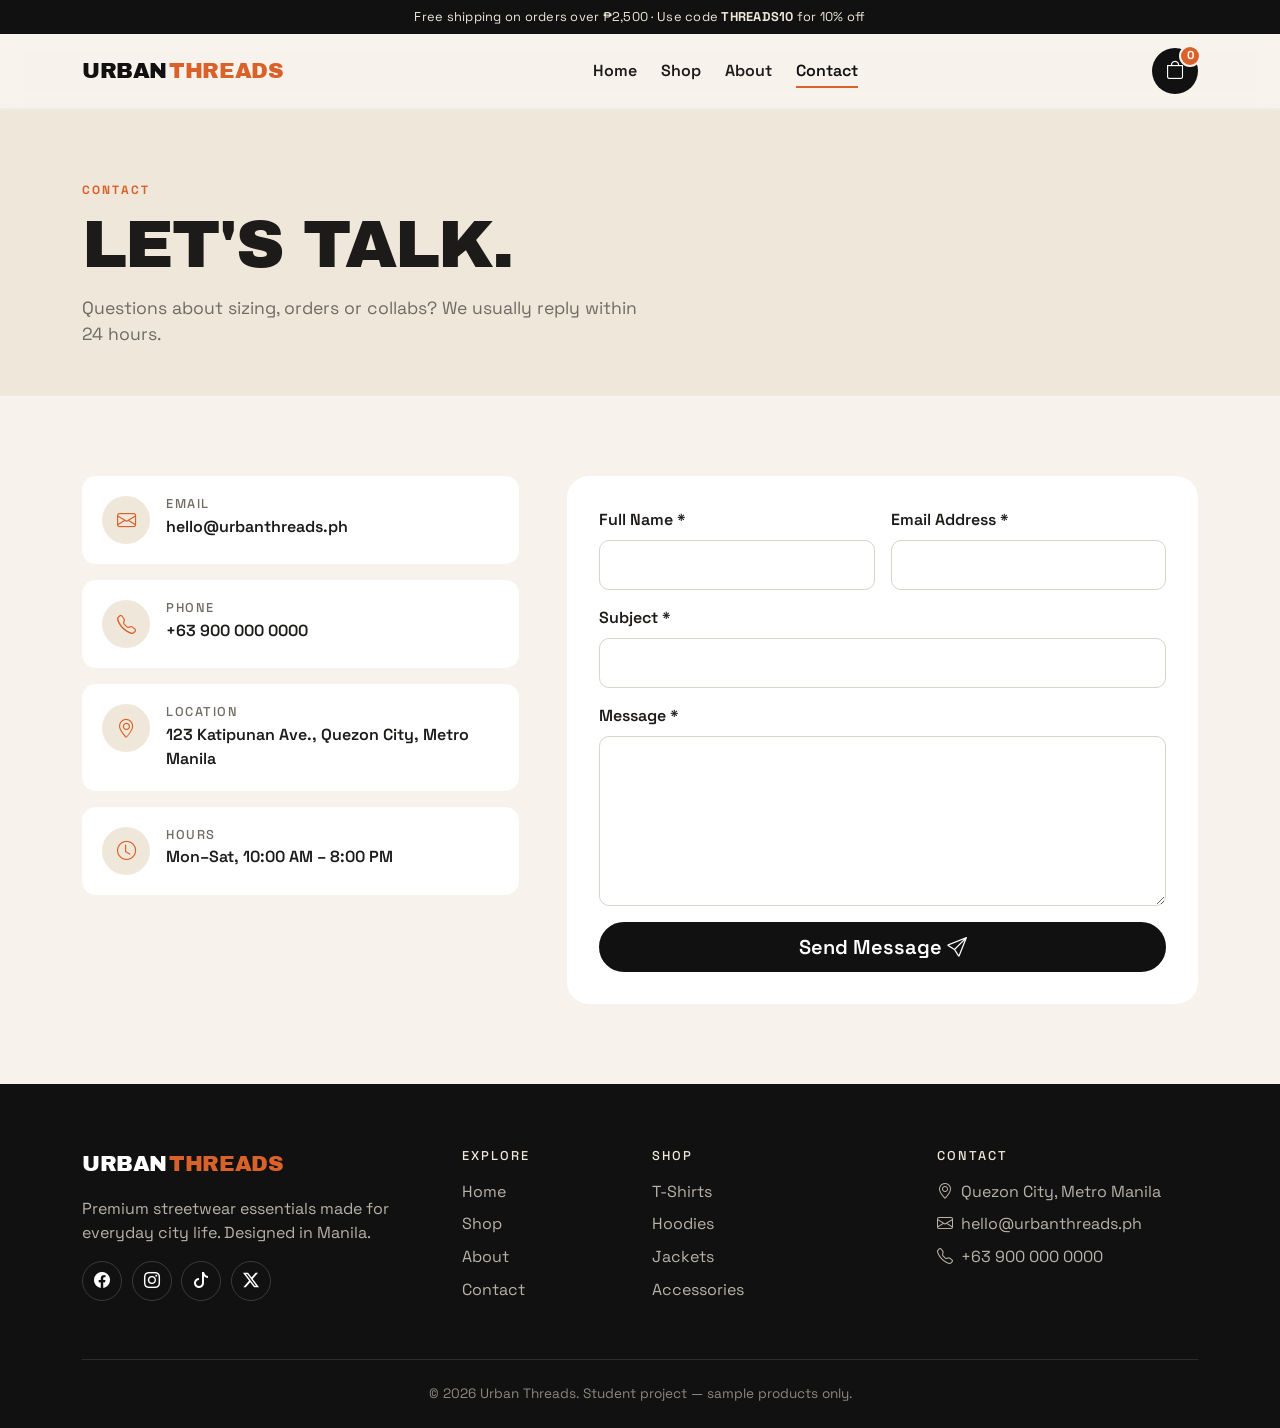
<file: pages/contact.html>
<!DOCTYPE html>
<html lang="en">
<head>
  <meta charset="UTF-8">
  <meta name="viewport" content="width=device-width, initial-scale=1.0">
  <title>Contact – Urban Threads</title>
  <meta name="description" content="Get in touch with Urban Threads for orders, sizing and collaborations.">
  <link rel="preconnect" href="https://fonts.googleapis.com">
  <link href="https://fonts.googleapis.com/css2?family=Archivo+Black&family=Space+Grotesk:wght@400;500;600;700&display=swap" rel="stylesheet">
  <link href="https://cdn.jsdelivr.net/npm/bootstrap@5.3.3/dist/css/bootstrap.min.css" rel="stylesheet">
  <link href="https://cdn.jsdelivr.net/npm/bootstrap-icons@1.11.3/font/bootstrap-icons.min.css" rel="stylesheet">
  <link href="../assets/css/style.css" rel="stylesheet">
</head>
<body>
  <a class="visually-hidden-focusable skip-link" href="#main">Skip to content</a>
  <div class="announce">Free shipping on orders over ₱2,500 · Use code <strong>THREADS10</strong> for 10% off</div>
  <header class="sticky-top">
    <nav class="navbar navbar-expand-lg site-nav" aria-label="Main navigation">
      <div class="container">
        <a class="navbar-brand brand" href="../index.html">URBAN<span>THREADS</span></a>
        <div class="d-flex align-items-center order-lg-last gap-2">
          <button class="btn cart-btn" type="button" data-bs-toggle="offcanvas" data-bs-target="#cartPanel" aria-controls="cartPanel" aria-label="Open shopping cart">
            <i class="bi bi-bag"></i><span class="cart-count" data-cart-count>0</span>
          </button>
          <button class="navbar-toggler" type="button" data-bs-toggle="collapse" data-bs-target="#mainNav" aria-controls="mainNav" aria-expanded="false" aria-label="Toggle navigation">
            <span class="navbar-toggler-icon"></span>
          </button>
        </div>
        <div class="collapse navbar-collapse" id="mainNav">
          <ul class="navbar-nav mx-auto gap-lg-3"><li class="nav-item"><a class="nav-link" href="../index.html">Home</a></li><li class="nav-item"><a class="nav-link" href="shop.html">Shop</a></li><li class="nav-item"><a class="nav-link" href="about.html">About</a></li><li class="nav-item"><a class="nav-link active" aria-current="page" href="contact.html">Contact</a></li></ul>
        </div>
      </div>
    </nav>
  </header>
  <main id="main">

    <section class="page-hero">
      <div class="container">
        <p class="eyebrow">Contact</p>
        <h1 class="page-title">LET'S TALK.</h1>
        <p class="page-sub">Questions about sizing, orders or collabs? We usually reply within 24 hours.</p>
      </div>
    </section>
    <section class="section">
      <div class="container">
        <div class="row g-5">
          <div class="col-lg-5">
            <div class="contact-item"><i class="bi bi-envelope"></i><div><h2>Email</h2><p>hello@urbanthreads.ph</p></div></div>
            <div class="contact-item"><i class="bi bi-telephone"></i><div><h2>Phone</h2><p>+63 900 000 0000</p></div></div>
            <div class="contact-item"><i class="bi bi-geo-alt"></i><div><h2>Location</h2><p>123 Katipunan Ave., Quezon City, Metro Manila</p></div></div>
            <div class="contact-item"><i class="bi bi-clock"></i><div><h2>Hours</h2><p>Mon–Sat, 10:00 AM – 8:00 PM</p></div></div>
          </div>
          <div class="col-lg-7">
            <form id="contactForm" class="contact-form" novalidate>
              <div id="formAlert" class="alert d-none" role="alert"></div>
              <div class="row g-3">
                <div class="col-md-6">
                  <label for="fullName" class="form-label">Full Name <span aria-hidden="true">*</span></label>
                  <input type="text" id="fullName" name="fullName" class="form-control" required autocomplete="name">
                  <div class="invalid-feedback">Please enter your full name (at least 2 characters).</div>
                </div>
                <div class="col-md-6">
                  <label for="email" class="form-label">Email Address <span aria-hidden="true">*</span></label>
                  <input type="email" id="email" name="email" class="form-control" required autocomplete="email">
                  <div class="invalid-feedback">Please enter a valid email address.</div>
                </div>
                <div class="col-12">
                  <label for="subject" class="form-label">Subject <span aria-hidden="true">*</span></label>
                  <input type="text" id="subject" name="subject" class="form-control" required>
                  <div class="invalid-feedback">Please enter a subject.</div>
                </div>
                <div class="col-12">
                  <label for="message" class="form-label">Message <span aria-hidden="true">*</span></label>
                  <textarea id="message" name="message" class="form-control" rows="6" required></textarea>
                  <div class="invalid-feedback">Please enter a message (at least 10 characters).</div>
                </div>
                <div class="col-12"><button type="submit" class="btn btn-brand btn-lg w-100">Send Message <i class="bi bi-send"></i></button></div>
              </div>
            </form>
          </div>
        </div>
      </div>
    </section>

  </main>
  <footer class="site-footer">
    <div class="container">
      <div class="row g-4">
        <div class="col-lg-4">
          <a class="brand brand-light" href="../index.html">URBAN<span>THREADS</span></a>
          <p class="mt-3 footer-muted">Premium streetwear essentials made for everyday city life. Designed in Manila.</p>
          <div class="socials">
            <a href="https://facebook.com" target="_blank" rel="noopener" aria-label="Facebook"><i class="bi bi-facebook"></i></a>
            <a href="https://instagram.com" target="_blank" rel="noopener" aria-label="Instagram"><i class="bi bi-instagram"></i></a>
            <a href="https://tiktok.com" target="_blank" rel="noopener" aria-label="TikTok"><i class="bi bi-tiktok"></i></a>
            <a href="https://x.com" target="_blank" rel="noopener" aria-label="X"><i class="bi bi-twitter-x"></i></a>
          </div>
        </div>
        <div class="col-6 col-lg-2">
          <h3 class="footer-title">Explore</h3>
          <ul class="footer-links">
            <li><a href="../index.html">Home</a></li><li><a href="shop.html">Shop</a></li>
            <li><a href="about.html">About</a></li><li><a href="contact.html">Contact</a></li>
          </ul>
        </div>
        <div class="col-6 col-lg-3">
          <h3 class="footer-title">Shop</h3>
          <ul class="footer-links">
            <li><a href="shop.html?category=T-Shirts">T-Shirts</a></li><li><a href="shop.html?category=Hoodies">Hoodies</a></li>
            <li><a href="shop.html?category=Jackets">Jackets</a></li><li><a href="shop.html?category=Accessories">Accessories</a></li>
          </ul>
        </div>
        <div class="col-lg-3">
          <h3 class="footer-title">Contact</h3>
          <ul class="footer-links footer-muted">
            <li><i class="bi bi-geo-alt me-2"></i>Quezon City, Metro Manila</li>
            <li><i class="bi bi-envelope me-2"></i>hello@urbanthreads.ph</li>
            <li><i class="bi bi-telephone me-2"></i>+63 900 000 0000</li>
          </ul>
        </div>
      </div>
      <div class="footer-bottom">© <span data-year></span> Urban Threads. Student project — sample products only.</div>
    </div>
  </footer>

  <!-- Shopping cart panel -->
  <div class="offcanvas offcanvas-end cart-panel" tabindex="-1" id="cartPanel" aria-labelledby="cartTitle">
    <div class="offcanvas-header">
      <h2 class="offcanvas-title h5" id="cartTitle">Your Cart</h2>
      <button type="button" class="btn-close" data-bs-dismiss="offcanvas" aria-label="Close cart"></button>
    </div>
    <div class="offcanvas-body d-flex flex-column">
      <div id="cartItems" class="flex-grow-1"></div>
      <div id="cartSummary" class="cart-summary"></div>
    </div>
  </div>

  <!-- Product details modal -->
  <div class="modal fade" id="productModal" tabindex="-1" aria-labelledby="productModalTitle" aria-hidden="true">
    <div class="modal-dialog modal-lg modal-dialog-centered">
      <div class="modal-content product-modal">
        <div class="modal-body p-0" id="productModalBody"></div>
      </div>
    </div>
  </div>

  <div class="toast-container position-fixed bottom-0 end-0 p-3">
    <div id="cartToast" class="toast app-toast" role="status" aria-live="polite" aria-atomic="true">
      <div class="toast-body d-flex align-items-center gap-2"><i class="bi bi-check-circle-fill"></i><span id="cartToastText">Added to cart</span></div>
    </div>
  </div>

  <script src="https://cdn.jsdelivr.net/npm/bootstrap@5.3.3/dist/js/bootstrap.bundle.min.js"></script>
  <script src="../assets/js/script.js"></script>
</body>
</html>
</file>
<file: assets/css/style.css>
/* ===== Urban Threads design tokens ===== */
:root {
  --ut-black: #111111;
  --ut-ink: #1d1b19;
  --ut-white: #ffffff;
  --ut-beige: #efe7da;
  --ut-sand: #f7f3ec;
  --ut-gray: #ebebe8;
  --ut-muted: #6f6a63;
  --ut-accent: #d9622b;
  --ut-accent-dark: #b44d1e;
  --ut-brown: #5a3e2b;
  --ut-radius: 14px;
  --ut-radius-pill: 999px;
  --ut-shadow: 0 18px 40px -20px rgba(17, 17, 17, 0.35);
  --ut-font-display: "Archivo Black", "Arial Black", sans-serif;
  --ut-font-body: "Space Grotesk", system-ui, sans-serif;
}

body { font-family: var(--ut-font-body); color: var(--ut-ink); background: var(--ut-sand); }
img { max-width: 100%; display: block; }
a { color: inherit; }
:focus-visible { outline: 3px solid var(--ut-accent) !important; outline-offset: 3px; box-shadow: none !important; }
.skip-link { position: absolute; left: 1rem; top: 1rem; z-index: 2000; background: var(--ut-black); color: var(--ut-white); padding: .5rem 1rem; border-radius: 8px; }

/* ===== Header ===== */
.announce { background: var(--ut-black); color: var(--ut-beige); text-align: center; font-size: .8rem; padding: .45rem 1rem; letter-spacing: .02em; }
.site-nav { background: rgba(247, 243, 236, .92); backdrop-filter: blur(10px); border-bottom: 1px solid var(--ut-gray); padding: .9rem 0; }
.brand { font-family: var(--ut-font-display); font-size: 1.35rem; letter-spacing: -.02em; text-decoration: none; color: var(--ut-black); }
.brand span { color: var(--ut-accent); margin-left: .15rem; }
.brand-light { color: var(--ut-white); }
.site-nav .nav-link { font-weight: 600; color: var(--ut-ink); position: relative; padding: .5rem .25rem !important; }
.site-nav .nav-link::after { content: ""; position: absolute; left: .25rem; right: .25rem; bottom: .2rem; height: 2px; background: var(--ut-accent); transform: scaleX(0); transition: transform .25s ease; }
.site-nav .nav-link:hover::after, .site-nav .nav-link.active::after { transform: scaleX(1); }
.site-nav .nav-link.active { color: var(--ut-black); }
.cart-btn { position: relative; width: 46px; height: 46px; border-radius: 50%; background: var(--ut-black); color: var(--ut-white); font-size: 1.15rem; display: grid; place-items: center; transition: background .2s, transform .2s; }
.cart-btn:hover { background: var(--ut-accent); color: var(--ut-white); transform: translateY(-2px); }
.cart-count { position: absolute; top: -4px; right: -4px; min-width: 22px; height: 22px; padding: 0 5px; border-radius: var(--ut-radius-pill); background: var(--ut-accent); color: var(--ut-white); font-size: .72rem; font-weight: 700; display: grid; place-items: center; border: 2px solid var(--ut-sand); }
.cart-count.bump { animation: bump .4s ease; }
@keyframes bump { 50% { transform: scale(1.35); } }
.navbar-toggler { border: 0; }

/* ===== Buttons ===== */
.btn { border-radius: var(--ut-radius-pill); font-weight: 600; transition: all .25s ease; }
.btn-brand { background: var(--ut-black); color: var(--ut-white); border: 2px solid var(--ut-black); padding-inline: 1.6rem; }
.btn-brand:hover, .btn-brand:focus { background: var(--ut-accent); border-color: var(--ut-accent); color: var(--ut-white); transform: translateY(-2px); }
.btn-outline-brand { border: 2px solid var(--ut-black); color: var(--ut-black); padding-inline: 1.6rem; }
.btn-outline-brand:hover { background: var(--ut-black); color: var(--ut-white); }
.btn-light-brand { background: var(--ut-beige); color: var(--ut-black); padding-inline: 1.6rem; }
.btn-light-brand:hover { background: var(--ut-white); transform: translateY(-2px); }
.btn-sm-icon { width: 34px; height: 34px; padding: 0; border-radius: 50%; border: 1px solid var(--ut-gray); background: var(--ut-white); display: inline-grid; place-items: center; }
.btn-sm-icon:hover { background: var(--ut-black); color: var(--ut-white); }

/* ===== Typography helpers ===== */
.eyebrow { text-transform: uppercase; letter-spacing: .18em; font-size: .75rem; font-weight: 700; color: var(--ut-accent); margin-bottom: .75rem; }
.eyebrow-light { color: var(--ut-beige); }
.section { padding: 5rem 0; }
.section-alt { background: var(--ut-beige); }
.section-title { font-family: var(--ut-font-display); font-size: clamp(1.8rem, 3.5vw, 2.6rem); letter-spacing: -.02em; margin: 0 0 1rem; }
.section-head { display: flex; justify-content: space-between; align-items: end; gap: 1rem; margin-bottom: 2rem; flex-wrap: wrap; }
.link-arrow { font-weight: 700; text-decoration: none; border-bottom: 2px solid var(--ut-accent); padding-bottom: 2px; }
.link-arrow:hover { color: var(--ut-accent); }

/* ===== Hero ===== */
.hero { padding: 4rem 0 5rem; }
.hero-title { font-family: var(--ut-font-display); font-size: clamp(2.8rem, 7vw, 5.6rem); line-height: .95; letter-spacing: -.03em; margin-bottom: 1.5rem; }
.hero-title span { color: var(--ut-accent); }
.hero-text { font-size: 1.15rem; color: var(--ut-muted); max-width: 480px; margin-bottom: 2rem; }
.hero-stats { display: flex; gap: 2.5rem; margin-top: 2.5rem; flex-wrap: wrap; }
.hero-stats strong { display: block; font-family: var(--ut-font-display); font-size: 1.6rem; }
.hero-stats span { font-size: .85rem; color: var(--ut-muted); }
.hero-media { position: relative; }
.hero-media img { width: 100%; aspect-ratio: 4/5; object-fit: cover; border-radius: 28px; box-shadow: var(--ut-shadow); }
.hero-badge { position: absolute; left: -18px; bottom: 32px; width: 120px; height: 120px; border-radius: 50%; background: var(--ut-accent); color: var(--ut-white); display: flex; flex-direction: column; align-items: center; justify-content: center; line-height: 1; transform: rotate(-12deg); box-shadow: var(--ut-shadow); }
.hero-badge strong { font-family: var(--ut-font-display); font-size: 2rem; margin: .2rem 0; }
.hero-badge span { font-size: .75rem; text-transform: uppercase; letter-spacing: .1em; }

.marquee { background: var(--ut-black); color: var(--ut-beige); overflow: hidden; padding: 1rem 0; }
.marquee-track { display: flex; width: max-content; animation: scroll 30s linear infinite; }
.marquee-track span { font-family: var(--ut-font-display); font-size: 1.1rem; letter-spacing: .05em; white-space: nowrap; padding-right: 2rem; }
@keyframes scroll { to { transform: translateX(-50%); } }

/* ===== Product cards ===== */
.product-card { background: var(--ut-white); border-radius: var(--ut-radius); overflow: hidden; height: 100%; display: flex; flex-direction: column; transition: transform .3s ease, box-shadow .3s ease; }
.product-card:hover { transform: translateY(-6px); box-shadow: var(--ut-shadow); }
.product-img { position: relative; aspect-ratio: 1/1; overflow: hidden; background: var(--ut-gray); }
.product-img img { width: 100%; height: 100%; object-fit: cover; transition: transform .5s ease; }
.product-card:hover .product-img img { transform: scale(1.06); }
.product-tag { position: absolute; top: 12px; left: 12px; background: var(--ut-black); color: var(--ut-white); font-size: .7rem; font-weight: 700; padding: .3rem .7rem; border-radius: var(--ut-radius-pill); text-transform: uppercase; letter-spacing: .08em; }
.product-body { padding: 1.1rem 1.1rem 1.25rem; display: flex; flex-direction: column; flex-grow: 1; }
.product-cat { font-size: .75rem; text-transform: uppercase; letter-spacing: .12em; color: var(--ut-muted); }
.product-name { font-size: 1.05rem; font-weight: 700; margin: .25rem 0 .5rem; }
.product-price { font-family: var(--ut-font-display); font-size: 1.15rem; margin-bottom: 1rem; }
.product-actions { margin-top: auto; display: grid; grid-template-columns: 1fr 1fr; gap: .5rem; }
.product-actions .btn { font-size: .85rem; padding: .55rem .5rem; }

/* ===== Categories ===== */
.cat-card { position: relative; display: block; border-radius: var(--ut-radius); overflow: hidden; aspect-ratio: 3/4; text-decoration: none; }
.cat-card img { width: 100%; height: 100%; object-fit: cover; transition: transform .5s ease; }
.cat-card::after { content: ""; position: absolute; inset: 0; background: linear-gradient(to top, rgba(17,17,17,.75), transparent 55%); }
.cat-card span { position: absolute; left: 1rem; right: 1rem; bottom: 1rem; z-index: 1; color: var(--ut-white); font-weight: 700; font-size: 1.05rem; display: flex; justify-content: space-between; align-items: center; }
.cat-card:hover img { transform: scale(1.08); }

/* ===== Promo ===== */
.promo { background: var(--ut-brown); color: var(--ut-white); border-radius: 28px; overflow: hidden; }
.promo-text { padding: 3rem; }
.promo-text h2 { font-family: var(--ut-font-display); font-size: clamp(1.8rem, 3.5vw, 2.6rem); margin-bottom: 1rem; }
.promo-text p { color: var(--ut-beige); margin-bottom: 1.75rem; }
.promo-img { width: 100%; height: 100%; min-height: 320px; object-fit: cover; }

/* ===== Page hero ===== */
.page-hero { padding: 4.5rem 0 3rem; background: var(--ut-beige); border-bottom: 1px solid var(--ut-gray); }
.page-title { font-family: var(--ut-font-display); font-size: clamp(2.2rem, 6vw, 4.2rem); line-height: 1; letter-spacing: -.03em; }
.page-sub { color: var(--ut-muted); font-size: 1.1rem; max-width: 560px; margin: 1rem 0 0; }

/* ===== Shop toolbar ===== */
.toolbar { display: grid; grid-template-columns: 1fr auto; gap: 1rem; margin-bottom: 1.25rem; }
.toolbar-search { position: relative; }
.toolbar-search i { position: absolute; left: 1.1rem; top: 50%; transform: translateY(-50%); color: var(--ut-muted); }
.toolbar .form-control, .toolbar .form-select { border-radius: var(--ut-radius-pill); border: 1px solid #d8d3cb; padding: .8rem 1.2rem; background-color: var(--ut-white); }
.toolbar-search .form-control { padding-left: 2.8rem; }
.filter-chips { display: flex; gap: .5rem; flex-wrap: wrap; margin-bottom: 1.25rem; }
.chip { border: 1px solid #d8d3cb; background: var(--ut-white); border-radius: var(--ut-radius-pill); padding: .5rem 1.1rem; font-weight: 600; font-size: .9rem; transition: all .2s; }
.chip:hover { border-color: var(--ut-black); }
.chip.active { background: var(--ut-black); border-color: var(--ut-black); color: var(--ut-white); }
.result-count { color: var(--ut-muted); font-size: .9rem; margin-bottom: 1.25rem; }
.empty-state { text-align: center; padding: 4rem 1rem; color: var(--ut-muted); }
.empty-state i { font-size: 2.5rem; display: block; margin-bottom: 1rem; }

/* ===== Modal ===== */
.product-modal { border: 0; border-radius: 22px; overflow: hidden; }
.modal-img { width: 100%; height: 100%; min-height: 320px; object-fit: cover; }
.modal-info { padding: 2rem; position: relative; }
.modal-info .btn-close { position: absolute; top: 1rem; right: 1rem; }
.modal-info h2 { font-family: var(--ut-font-display); font-size: 1.6rem; margin: .4rem 0 .6rem; }
.size-row { display: flex; gap: .4rem; flex-wrap: wrap; margin: .5rem 0 1.25rem; }
.size-row span { border: 1px solid #d8d3cb; border-radius: 8px; padding: .3rem .7rem; font-size: .85rem; font-weight: 600; }

/* ===== Cart ===== */
.cart-panel { background: var(--ut-sand); width: min(420px, 100%) !important; }
.cart-panel .offcanvas-title { font-family: var(--ut-font-display); }
.cart-item { display: grid; grid-template-columns: 72px 1fr auto; gap: .9rem; align-items: center; padding: .9rem 0; border-bottom: 1px solid var(--ut-gray); }
.cart-item img { width: 72px; height: 72px; object-fit: cover; border-radius: 10px; }
.cart-item-name { font-weight: 700; font-size: .95rem; margin: 0; }
.cart-item-price { color: var(--ut-muted); font-size: .85rem; }
.qty { display: inline-flex; align-items: center; gap: .5rem; margin-top: .4rem; }
.qty span { min-width: 20px; text-align: center; font-weight: 700; }
.remove-btn { background: none; border: 0; color: var(--ut-muted); font-size: 1.1rem; }
.remove-btn:hover { color: var(--ut-accent); }
.cart-summary { border-top: 2px solid var(--ut-black); padding-top: 1rem; }
.cart-row { display: flex; justify-content: space-between; margin-bottom: .4rem; }
.cart-total { font-family: var(--ut-font-display); font-size: 1.2rem; }
.cart-empty { text-align: center; padding: 3rem 1rem; color: var(--ut-muted); }
.cart-empty i { font-size: 3rem; display: block; margin-bottom: 1rem; }
.app-toast { background: var(--ut-black); color: var(--ut-white); border-radius: 12px; }
.app-toast i { color: var(--ut-accent); }

/* ===== About ===== */
.img-rounded { width: 100%; border-radius: 22px; object-fit: cover; }
.gallery-img { aspect-ratio: 4/5; }
.info-card, .feature { background: var(--ut-white); border-radius: var(--ut-radius); padding: 2rem; height: 100%; }
.info-card i, .feature i { font-size: 1.8rem; color: var(--ut-accent); display: block; margin-bottom: 1rem; }
.feature h3 { font-size: 1.1rem; font-weight: 700; }
.feature p, .info-card p { color: var(--ut-muted); margin: 0; }
.slogan { font-family: var(--ut-font-display); font-size: clamp(2rem, 5vw, 3.5rem); text-align: center; margin: 3.5rem 0 0; }

/* ===== Contact ===== */
.contact-item { display: flex; gap: 1rem; padding: 1.25rem; background: var(--ut-white); border-radius: var(--ut-radius); margin-bottom: 1rem; }
.contact-item i { width: 48px; height: 48px; flex-shrink: 0; border-radius: 50%; background: var(--ut-beige); color: var(--ut-accent); display: grid; place-items: center; font-size: 1.2rem; }
.contact-item h2 { font-size: .8rem; text-transform: uppercase; letter-spacing: .12em; color: var(--ut-muted); margin: 0 0 .2rem; }
.contact-item p { margin: 0; font-weight: 600; }
.contact-form { background: var(--ut-white); padding: 2rem; border-radius: 22px; }
.contact-form .form-label { font-weight: 600; }
.contact-form .form-control { border-radius: 10px; padding: .75rem 1rem; border-color: #d8d3cb; }

/* ===== Footer ===== */
.site-footer { background: var(--ut-black); color: var(--ut-white); padding: 4rem 0 1.5rem; }
.footer-muted { color: #b8b2a8; }
.footer-title { font-size: .8rem; text-transform: uppercase; letter-spacing: .15em; color: var(--ut-beige); margin-bottom: 1rem; }
.footer-links { list-style: none; padding: 0; margin: 0; }
.footer-links li { margin-bottom: .55rem; }
.footer-links a { color: #b8b2a8; text-decoration: none; }
.footer-links a:hover { color: var(--ut-accent); }
.socials { display: flex; gap: .6rem; }
.socials a { width: 40px; height: 40px; border-radius: 50%; border: 1px solid #3a3a3a; display: grid; place-items: center; color: var(--ut-white); text-decoration: none; transition: all .2s; }
.socials a:hover { background: var(--ut-accent); border-color: var(--ut-accent); }
.footer-bottom { border-top: 1px solid #2c2c2c; margin-top: 3rem; padding-top: 1.5rem; font-size: .85rem; color: #8d877e; text-align: center; }

/* ===== Responsive ===== */
@media (max-width: 991.98px) {
  .site-nav .navbar-collapse { padding-top: 1rem; }
  .hero { padding-top: 2.5rem; }
  .hero-badge { left: 12px; width: 96px; height: 96px; }
  .hero-badge strong { font-size: 1.5rem; }
}
@media (max-width: 575.98px) {
  .section { padding: 3.5rem 0; }
  .toolbar { grid-template-columns: 1fr; }
  .promo-text, .contact-form { padding: 1.75rem; }
  .product-actions { grid-template-columns: 1fr; }
  .hero-stats { gap: 1.5rem; }
}
@media (prefers-reduced-motion: reduce) { *, *::before, *::after { animation: none !important; transition: none !important; } }
</file>
